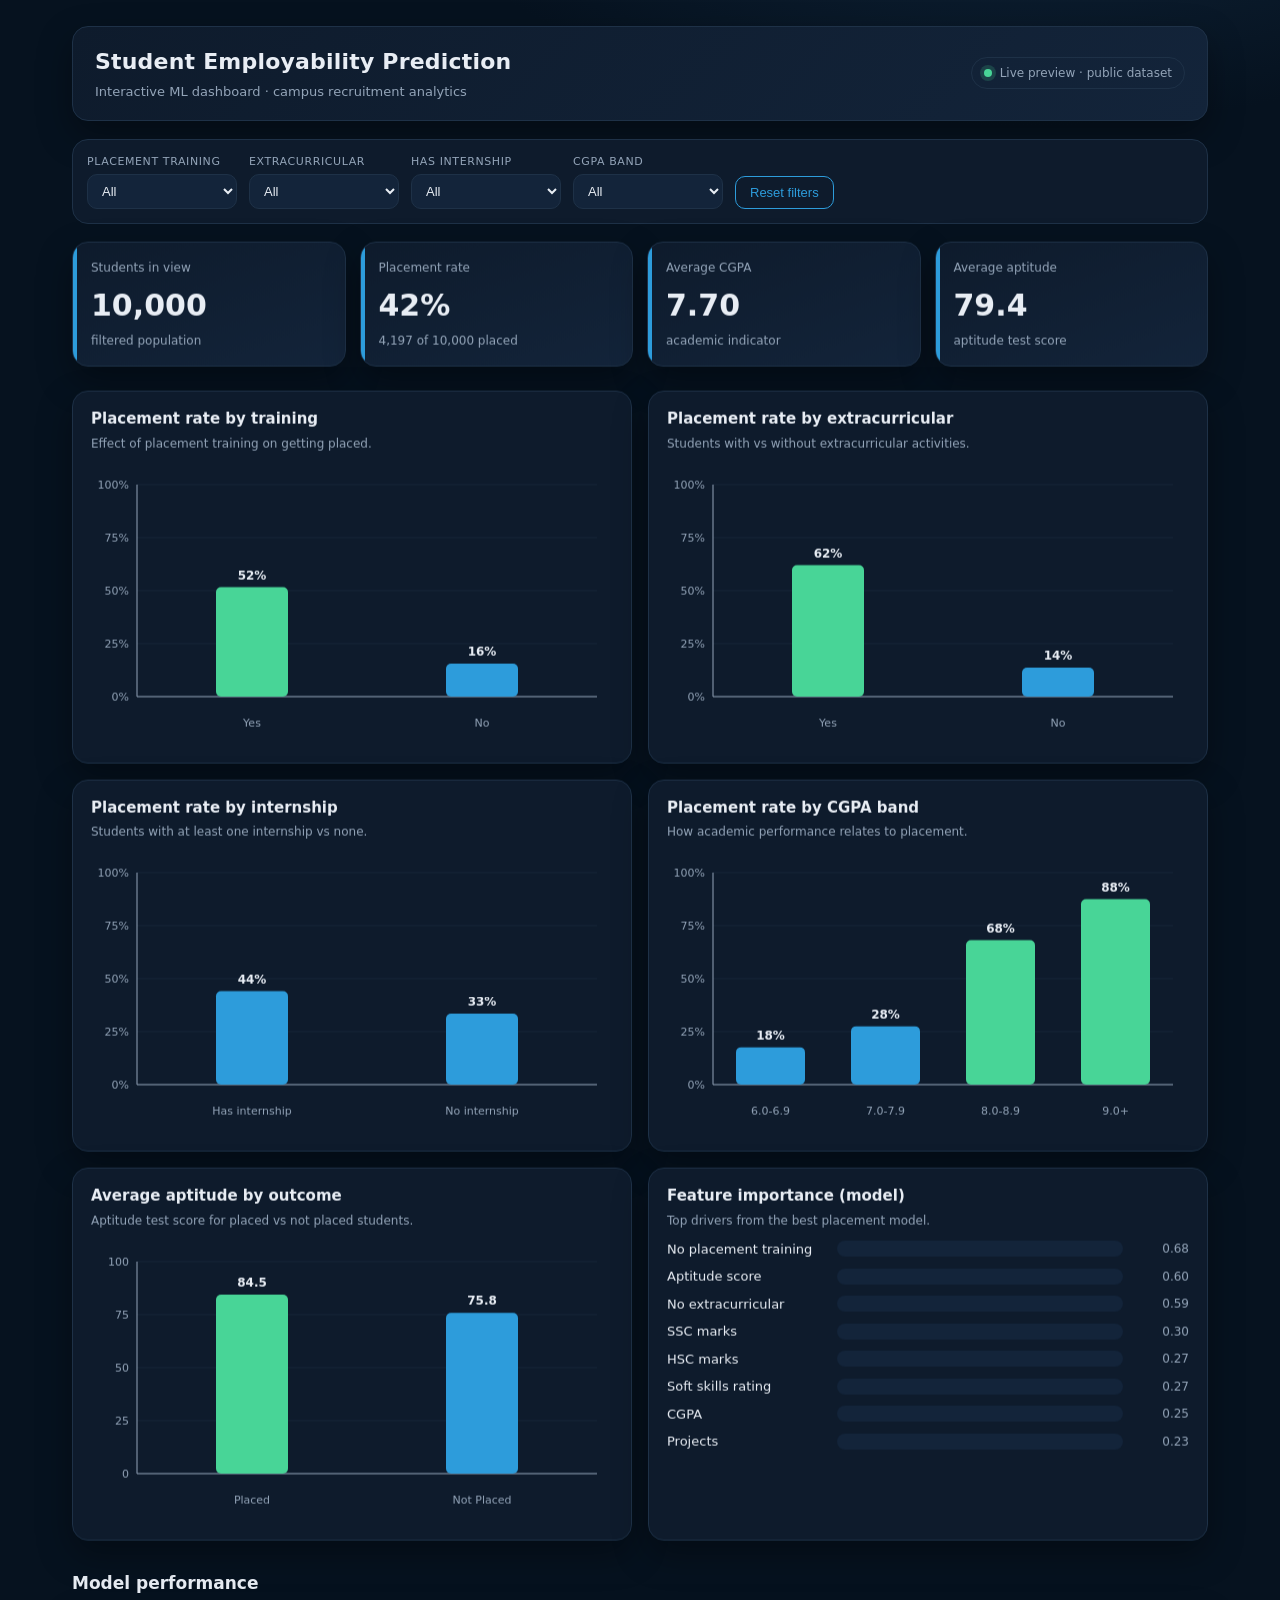
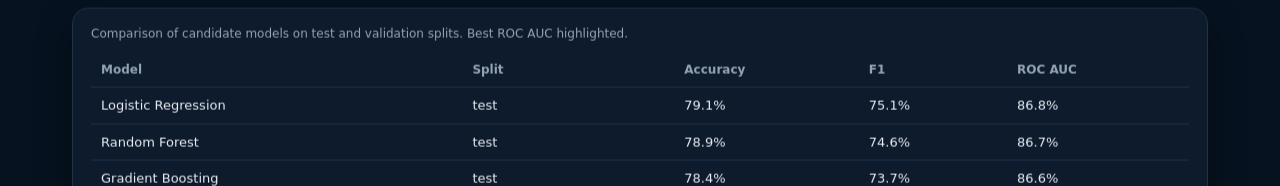
<file: index.html>
<!doctype html>
<html lang="en">
  <head>
    <meta charset="utf-8" />
    <meta name="viewport" content="width=device-width, initial-scale=1" />
    <title>Student Employability Prediction ML Dashboard</title>
    <meta http-equiv="refresh" content="0; url=dashboard/" />
    <style>
      body { min-height: 100vh; display: grid; place-items: center; margin: 0; background: #06121f; color: #fff; font-family: Arial, sans-serif; }
      a { color: #38bdf8; }
    </style>
  </head>
  <body>
    <p>Opening dashboard... <a href="dashboard/">click here if it does not open automatically</a>.</p>
  </body>
</html>
</file>
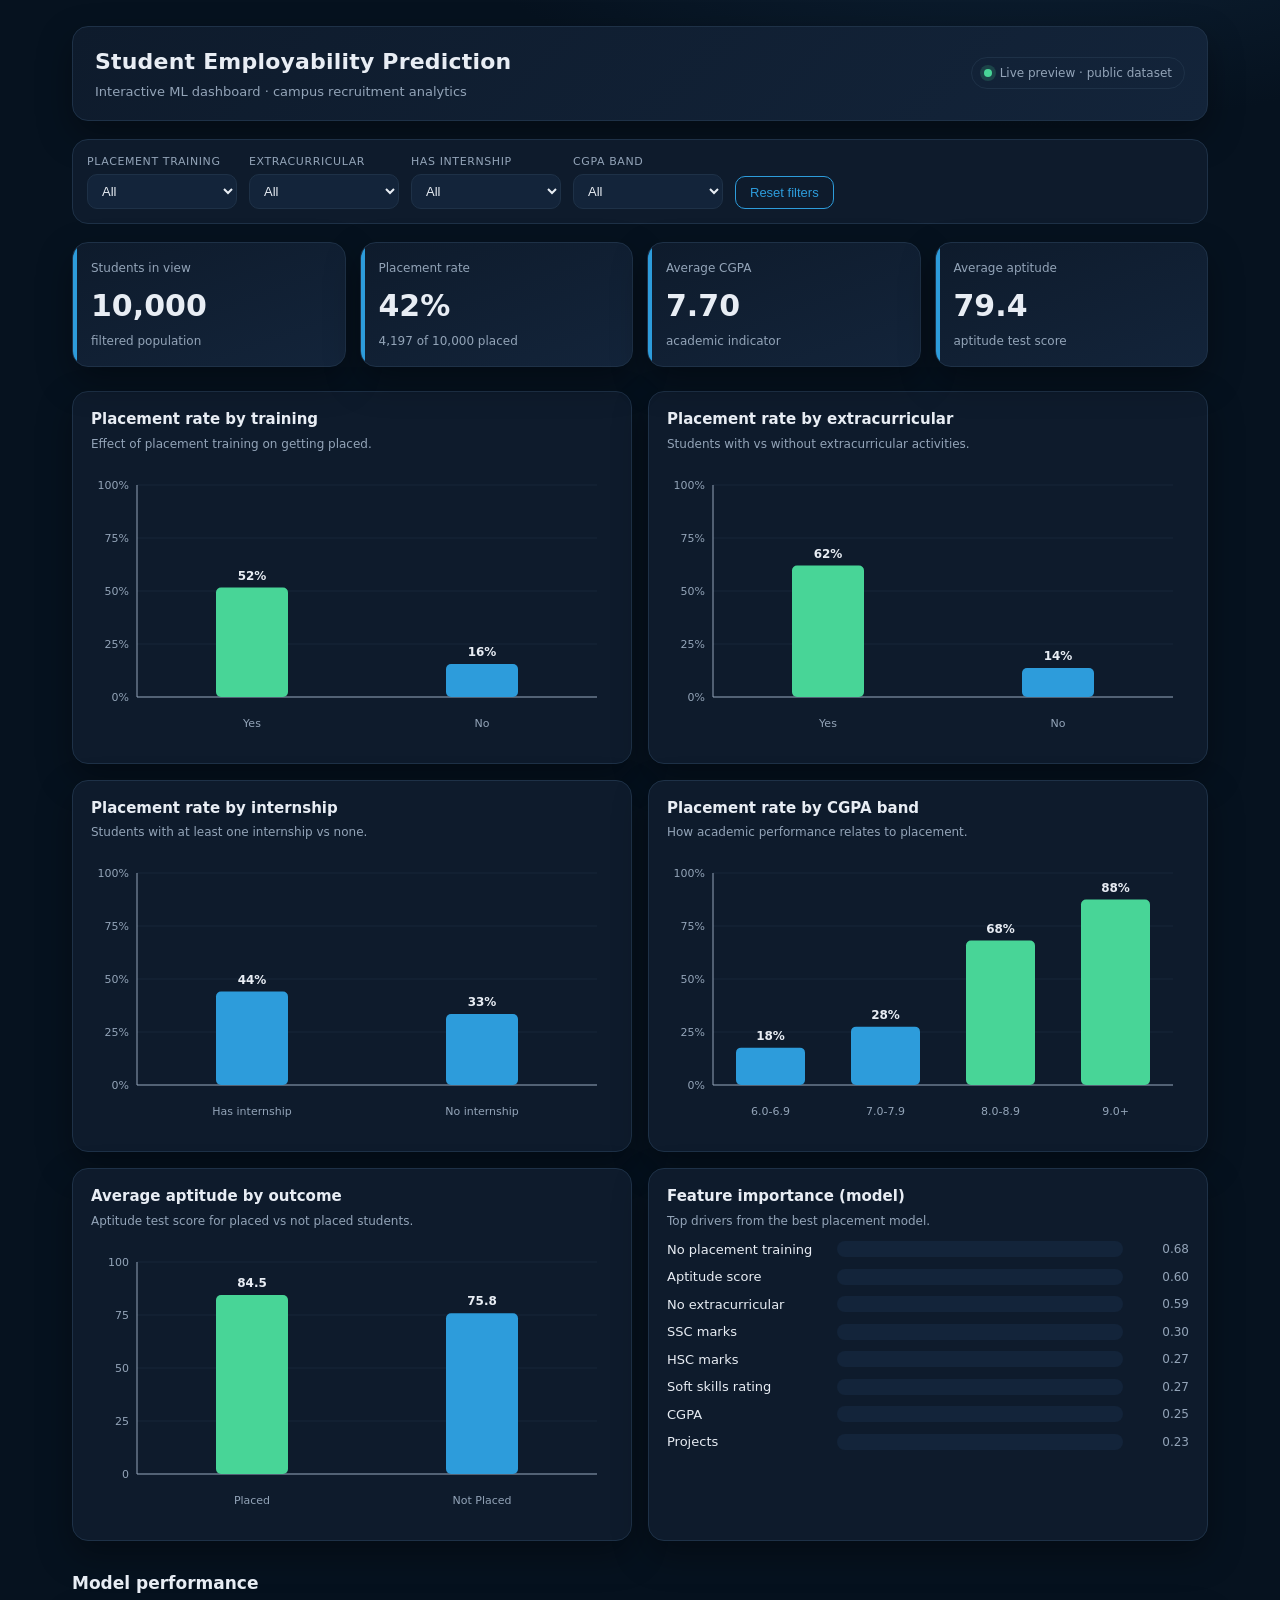
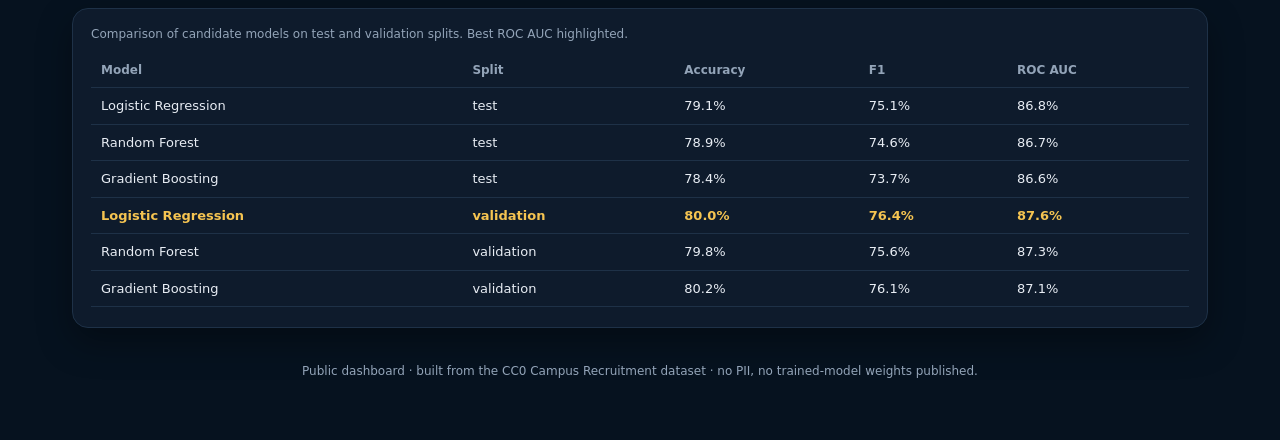
<file: dashboard/index.html>
<!doctype html>
<html lang="en">
  <head>
    <meta charset="utf-8" />
    <meta name="viewport" content="width=device-width, initial-scale=1" />
    <title>Student Employability Prediction | ML Dashboard</title>
    <meta name="description" content="Interactive dashboard exploring student employability drivers and ML model performance for campus placement prediction." />
    <link rel="stylesheet" href="styles.css" />
  </head>
  <body>
    <div class="wrap">
      <header class="topbar">
        <div class="brand">
          <h1>Student Employability Prediction</h1>
          <p>Interactive ML dashboard &middot; campus recruitment analytics</p>
        </div>
        <span class="live-pill"><span class="dot"></span> Live preview &middot; public dataset</span>
      </header>

      <section class="filters" aria-label="Filters">
        <div class="filter">
          <label for="trainingFilter">Placement training</label>
          <select id="trainingFilter" class="filter-select"></select>
        </div>
        <div class="filter">
          <label for="extraFilter">Extracurricular</label>
          <select id="extraFilter" class="filter-select"></select>
        </div>
        <div class="filter">
          <label for="internFilter">Has internship</label>
          <select id="internFilter" class="filter-select"></select>
        </div>
        <div class="filter">
          <label for="cgpaFilter">CGPA band</label>
          <select id="cgpaFilter" class="filter-select"></select>
        </div>
        <button id="clearFiltersBtn" class="clear-btn" type="button">Reset filters</button>
      </section>

      <section class="kpi-grid" aria-label="Key metrics">
        <article class="kpi-card">
          <div class="label">Students in view</div>
          <div class="value" id="studentsKpi">—</div>
          <div class="sub" id="studentsSub">filtered population</div>
        </article>
        <article class="kpi-card">
          <div class="label">Placement rate</div>
          <div class="value" id="rateKpi">—</div>
          <div class="sub" id="rateSub">share placed</div>
        </article>
        <article class="kpi-card">
          <div class="label">Average CGPA</div>
          <div class="value" id="cgpaKpi">—</div>
          <div class="sub" id="cgpaSub">academic indicator</div>
        </article>
        <article class="kpi-card">
          <div class="label">Average aptitude</div>
          <div class="value" id="aptKpi">—</div>
          <div class="sub" id="aptSub">aptitude test score</div>
        </article>
      </section>

      <section class="grid">
        <article class="panel">
          <h2>Placement rate by training</h2>
          <p class="hint">Effect of placement training on getting placed.</p>
          <svg id="chartTraining" class="chart"></svg>
        </article>
        <article class="panel">
          <h2>Placement rate by extracurricular</h2>
          <p class="hint">Students with vs without extracurricular activities.</p>
          <svg id="chartExtra" class="chart"></svg>
        </article>
        <article class="panel">
          <h2>Placement rate by internship</h2>
          <p class="hint">Students with at least one internship vs none.</p>
          <svg id="chartIntern" class="chart"></svg>
        </article>
        <article class="panel">
          <h2>Placement rate by CGPA band</h2>
          <p class="hint">How academic performance relates to placement.</p>
          <svg id="chartCgpa" class="chart"></svg>
        </article>
        <article class="panel">
          <h2>Average aptitude by outcome</h2>
          <p class="hint">Aptitude test score for placed vs not placed students.</p>
          <svg id="chartAptitude" class="chart"></svg>
        </article>
        <article class="panel">
          <h2>Feature importance (model)</h2>
          <p class="hint">Top drivers from the best placement model.</p>
          <div id="impactList"></div>
        </article>
      </section>

      <h2 class="section-title">Model performance</h2>
      <article class="panel">
        <p class="hint">Comparison of candidate models on test and validation splits. Best ROC AUC highlighted.</p>
        <div id="modelTable"></div>
      </article>

      <footer class="footer">
        Public dashboard &middot; built from the CC0 Campus Recruitment dataset &middot; no PII, no trained-model weights published.
      </footer>
    </div>

    <div id="chartTooltip" class="chart-tooltip" role="status" aria-live="polite"></div>
    <script src="app.js"></script>
  </body>
</html>
</file>
<file: dashboard/styles.css>
:root {
  --bg: #06121f;
  --surface: #0e1b2c;
  --surface-2: #13243a;
  --text: #e8edf4;
  --muted: #93a4b8;
  --line: #1e3147;
  --accent: #2d9cdb;
  --green: #48d597;
  --red: #ff5d6c;
  --gold: #f5c451;
  --radius: 16px;
  --shadow: 0 14px 34px rgba(0, 0, 0, 0.34);
  font-synthesis: none;
}

* {
  box-sizing: border-box;
}

body {
  margin: 0;
  background: radial-gradient(1200px 600px at 80% -10%, #11283f 0%, var(--bg) 55%);
  color: var(--text);
  font-family: "Segoe UI", Tahoma, system-ui, -apple-system, sans-serif;
  line-height: 1.5;
}

a {
  color: var(--accent);
}

.wrap {
  max-width: 1180px;
  margin: 0 auto;
  padding: 26px 22px 60px;
}

.topbar {
  display: flex;
  flex-wrap: wrap;
  align-items: center;
  justify-content: space-between;
  gap: 14px;
  padding: 18px 22px;
  background: linear-gradient(135deg, var(--surface) 0%, var(--surface-2) 100%);
  border: 1px solid var(--line);
  border-radius: var(--radius);
  box-shadow: var(--shadow);
}

.brand h1 {
  margin: 0;
  font-size: 22px;
  letter-spacing: 0.2px;
}

.brand p {
  margin: 4px 0 0;
  color: var(--muted);
  font-size: 13px;
}

.live-pill {
  display: inline-flex;
  align-items: center;
  gap: 8px;
  font-size: 12px;
  color: var(--muted);
  border: 1px solid var(--line);
  padding: 6px 12px;
  border-radius: 999px;
}

.live-pill .dot {
  width: 8px;
  height: 8px;
  border-radius: 50%;
  background: var(--green);
  box-shadow: 0 0 0 4px rgba(72, 213, 151, 0.18);
}

.filters {
  display: flex;
  flex-wrap: wrap;
  gap: 12px;
  margin: 18px 0;
  padding: 14px;
  background: var(--surface);
  border: 1px solid var(--line);
  border-radius: var(--radius);
}

.filter {
  display: flex;
  flex-direction: column;
  gap: 4px;
}

.filter label {
  font-size: 11px;
  text-transform: uppercase;
  letter-spacing: 0.6px;
  color: var(--muted);
}

.filter select {
  background: var(--surface-2);
  color: var(--text);
  border: 1px solid var(--line);
  border-radius: 10px;
  padding: 8px 10px;
  min-width: 150px;
  font-size: 13px;
}

.filter select:focus {
  outline: 2px solid var(--accent);
  outline-offset: 1px;
}

.clear-btn {
  align-self: flex-end;
  background: transparent;
  color: var(--accent);
  border: 1px solid var(--accent);
  border-radius: 10px;
  padding: 8px 14px;
  cursor: pointer;
  font-size: 13px;
}

.clear-btn:hover {
  background: rgba(45, 156, 219, 0.12);
}

.kpi-grid {
  display: grid;
  grid-template-columns: repeat(4, 1fr);
  gap: 14px;
  margin: 18px 0 24px;
}

.kpi-card {
  background: linear-gradient(160deg, var(--surface) 0%, var(--surface-2) 100%);
  border: 1px solid var(--line);
  border-radius: var(--radius);
  padding: 16px 18px;
  position: relative;
  overflow: hidden;
  box-shadow: var(--shadow);
}

.kpi-card::before {
  content: "";
  position: absolute;
  inset: 0 auto 0 0;
  width: 4px;
  background: var(--accent);
}

.kpi-card .label {
  font-size: 12px;
  color: var(--muted);
}

.kpi-card .value {
  font-size: 30px;
  font-weight: 700;
  margin-top: 6px;
}

.kpi-card .sub {
  font-size: 12px;
  color: var(--muted);
  margin-top: 4px;
}

.grid {
  display: grid;
  grid-template-columns: repeat(2, 1fr);
  gap: 16px;
}

.panel {
  background: var(--surface);
  border: 1px solid var(--line);
  border-radius: var(--radius);
  padding: 16px 18px 20px;
  box-shadow: var(--shadow);
}

.panel h2 {
  margin: 0 0 4px;
  font-size: 15px;
}

.panel .hint {
  margin: 0 0 10px;
  font-size: 12px;
  color: var(--muted);
}

.chart {
  width: 100%;
  height: 280px;
  display: block;
}

.chart.short {
  height: 230px;
}

.grid-line {
  stroke: var(--line);
  stroke-width: 1;
  opacity: 0.5;
}

.axis {
  stroke: var(--muted);
  stroke-width: 1;
}

.chart-label {
  fill: var(--muted);
  font-size: 11px;
  font-family: inherit;
}

.chart-value {
  fill: var(--text);
  font-size: 12px;
  font-weight: 700;
  font-family: inherit;
}

.impact-row {
  display: grid;
  grid-template-columns: 160px 1fr 56px;
  align-items: center;
  gap: 10px;
  margin: 8px 0;
}

.impact-row .name {
  font-size: 13px;
  color: var(--text);
}

.impact-track {
  background: var(--surface-2);
  border-radius: 8px;
  overflow: hidden;
  height: 16px;
}

.impact-fill {
  height: 100%;
  background: linear-gradient(90deg, var(--accent), var(--green));
  border-radius: 8px;
}

.impact-row .val {
  font-size: 12px;
  color: var(--muted);
  text-align: right;
}

table.data-table {
  width: 100%;
  border-collapse: collapse;
  font-size: 13px;
}

table.data-table th,
table.data-table td {
  text-align: left;
  padding: 8px 10px;
  border-bottom: 1px solid var(--line);
}

table.data-table th {
  color: var(--muted);
  font-weight: 600;
  font-size: 12px;
}

table.data-table tr.best td {
  color: var(--gold);
  font-weight: 600;
}

.section-title {
  margin: 30px 0 12px;
  font-size: 17px;
}

.footer {
  margin-top: 34px;
  color: var(--muted);
  font-size: 12px;
  text-align: center;
}

.chart-tooltip {
  position: fixed;
  z-index: 999;
  pointer-events: none;
  background: #1b2230;
  color: #e8edf4;
  border: 1px solid var(--accent);
  border-radius: 8px;
  padding: 6px 10px;
  font-size: 12px;
  line-height: 1.5;
  white-space: pre-line;
  max-width: 260px;
  box-shadow: 0 8px 22px rgba(0, 0, 0, 0.35);
  opacity: 0;
  transform: translateY(4px);
  transition: opacity 0.12s ease, transform 0.12s ease;
}

.chart-tooltip.is-visible {
  opacity: 1;
  transform: translateY(0);
}

.is-reacting {
  animation: react 0.45s ease;
}

@keyframes react {
  0% { transform: translateY(0); }
  35% { transform: translateY(-4px); }
  100% { transform: translateY(0); }
}

@media (max-width: 860px) {
  .kpi-grid { grid-template-columns: repeat(2, 1fr); }
  .grid { grid-template-columns: 1fr; }
}
</file>
